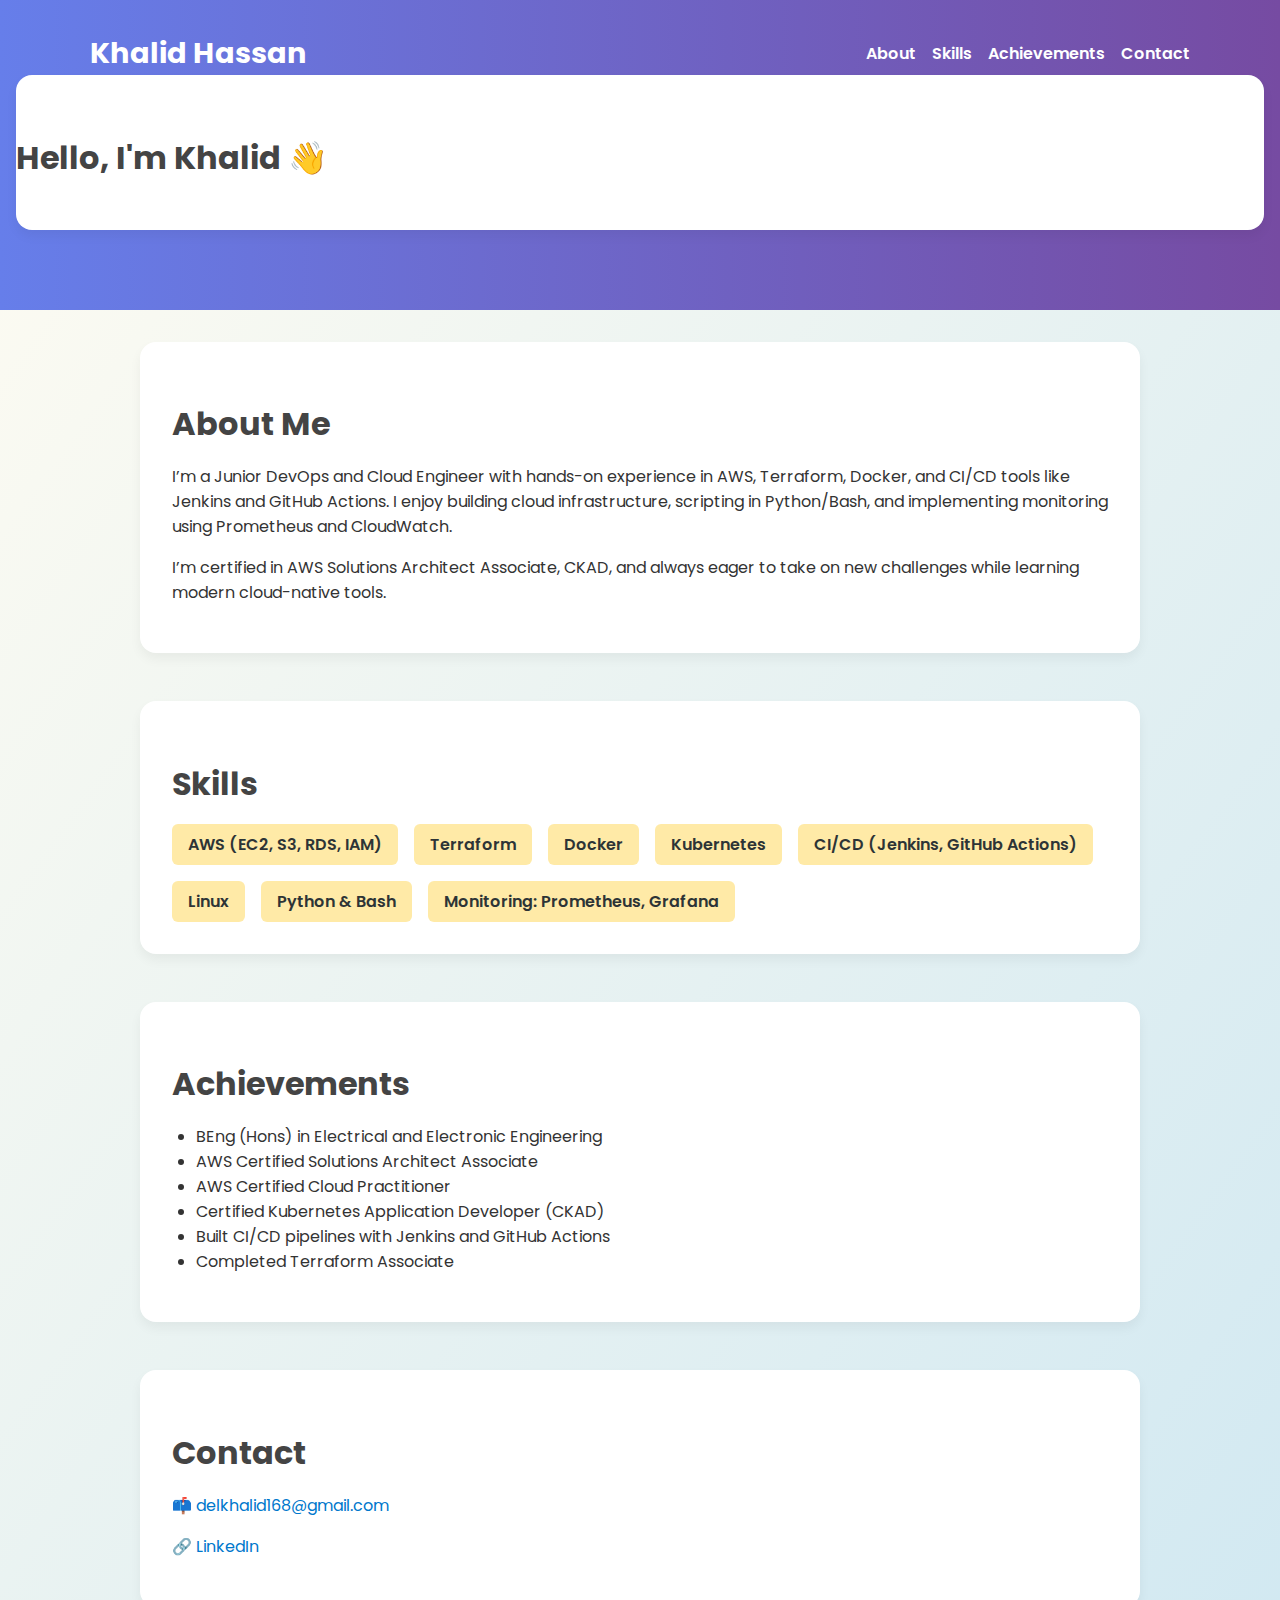
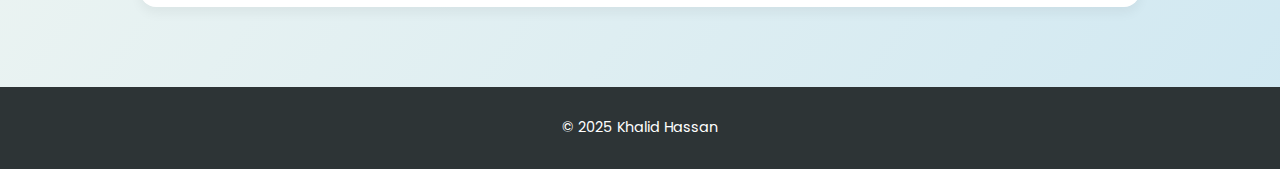
<file: dd (1).html>
<!DOCTYPE html>
<html lang="en">
<head>
  <meta charset="UTF-8" />
  <meta name="viewport" content="width=device-width, initial-scale=1.0"/>
  <title>Khalid Hassan - Portfolio</title>
  <link href="https://fonts.googleapis.com/css2?family=Poppins:wght@300;600&display=swap" rel="stylesheet">
  <link rel="stylesheet" href="style.css" />
</head>
<body>
  <header>
    <nav>
      <h1>Khalid Hassan</h1>
      <ul>
        <li><a href="#about">About</a></li>
        <li><a href="#skills">Skills</a></li>
        <li><a href="#achievements">Achievements</a></li>
        <li><a href="#contact">Contact</a></li>
      </ul>
    </nav>
    <section class="hero">
      <h2>Hello, I'm Khalid 👋</h2>
      <p>Junior DevOps & Cloud Engineer | AWS | CI/CD | Terraform</p>
    </section>
  </header>

  <main>
    <section id="about">
      <h2>About Me</h2>
      <p>
        I’m a Junior DevOps and Cloud Engineer with hands-on experience in AWS, Terraform, Docker, and CI/CD tools like Jenkins and GitHub Actions. 
        I enjoy building cloud infrastructure, scripting in Python/Bash, and implementing monitoring using Prometheus and CloudWatch.
      </p>
      <p>
        I’m certified in AWS Solutions Architect Associate, CKAD, and always eager to take on new challenges while learning modern cloud-native tools.
      </p>
    </section>

    <section id="skills">
      <h2>Skills</h2>
      <div class="grid">
        <span>AWS (EC2, S3, RDS, IAM)</span>
        <span>Terraform</span>
        <span>Docker</span>
        <span>Kubernetes</span>
        <span>CI/CD (Jenkins, GitHub Actions)</span>
        <span>Linux</span>
        <span>Python & Bash</span>
        <span>Monitoring: Prometheus, Grafana</span>
      </div>
    </section>

    <section id="achievements">
      <h2>Achievements</h2>
      <ul>
        <li>BEng (Hons) in Electrical and Electronic Engineering</li>
        <li>AWS Certified Solutions Architect Associate</li>
        <li>AWS Certified Cloud Practitioner</li>
        <li>Certified Kubernetes Application Developer (CKAD)</li>
        <li>Built CI/CD pipelines with Jenkins and GitHub Actions</li>
        <li>Completed Terraform Associate</li>
      </ul>
    </section>

    <section id="contact">
      <h2>Contact</h2>
      <p>📫 <a href="mailto:delkhalid168@gmail.com">delkhalid168@gmail.com</a></p>
      <p>🔗 <a href="https://www.linkedin.com/in/khalid-hassan-6974a0233" target="_blank">LinkedIn</a></p>
    </section>
  </main>

  <footer>
    <p>© 2025 Khalid Hassan</p>
  </footer>
</body>
</html>
</file>
<file: style.css>
body {
  margin: 0;
  font-family: 'Poppins', sans-serif;
  background: linear-gradient(to bottom right, #fffcf2, #d0e8f2);
  color: #333;
}

header {
  background: linear-gradient(to right, #667eea, #764ba2);
  color: white;
  padding: 2rem 1rem;
}

nav {
  display: flex;
  justify-content: space-between;
  align-items: center;
  flex-wrap: wrap;
  max-width: 1100px;
  margin: 0 auto;
}

nav h1 {
  margin: 0;
  font-size: 1.8rem;
}

nav ul {
  list-style: none;
  display: flex;
  gap: 1rem;
  padding: 0;
  margin: 0;
}

nav a {
  color: white;
  text-decoration: none;
  font-weight: 600;
}

.hero {
  display: flex;
  flex-wrap: wrap;
  justify-content: space-between;
  align-items: center;
  gap: 2rem;
  padding: 2rem 0;
}

.hero-text {
  flex: 1;
}

.hero-img {
  flex: 1;
  text-align: center;
}

.hero-img img {
  max-width: 100%;
  height: auto;
}

main {
  max-width: 1000px;
  margin: auto;
  padding: 2rem 1rem;
}

section {
  margin-bottom: 3rem;
  background: white;
  border-radius: 16px;
  padding: 2rem;
  box-shadow: 0 6px 12px rgba(0, 0, 0, 0.05);
}

h2 {
  font-size: 2rem;
  margin-bottom: 1rem;
  color: #444;
}

.grid {
  display: flex;
  flex-wrap: wrap;
  gap: 1rem;
}

.grid span {
  background: #ffeaa7;
  color: #2d3436;
  padding: 0.5rem 1rem;
  border-radius: 6px;
  font-weight: 600;
}

ul {
  padding-left: 1.5rem;
}

footer {
  text-align: center;
  padding: 1rem;
  background: #2d3436;
  color: white;
  font-size: 0.9rem;
}

a {
  color: #0077cc;
  text-decoration: none;
}

a:hover {
  text-decoration: underline;
}

.inline-image {
  width: 100%;
  max-width: 600px;
  margin-top: 1rem;
  border-radius: 10px;
}

.projects-grid {
  display: grid;
  grid-template-columns: repeat(auto-fit, minmax(250px, 1fr));
  gap: 2rem;
  margin-top: 1rem;
}

.project-card {
  background: #f6f9fc;
  border-radius: 12px;
  padding: 1rem;
  box-shadow: 0 4px 10px rgba(0,0,0,0.07);
  text-align: center;
}

.project-card img {
  max-width: 100%;
  border-radius: 8px;
  margin-bottom: 1rem;
}
</file>
